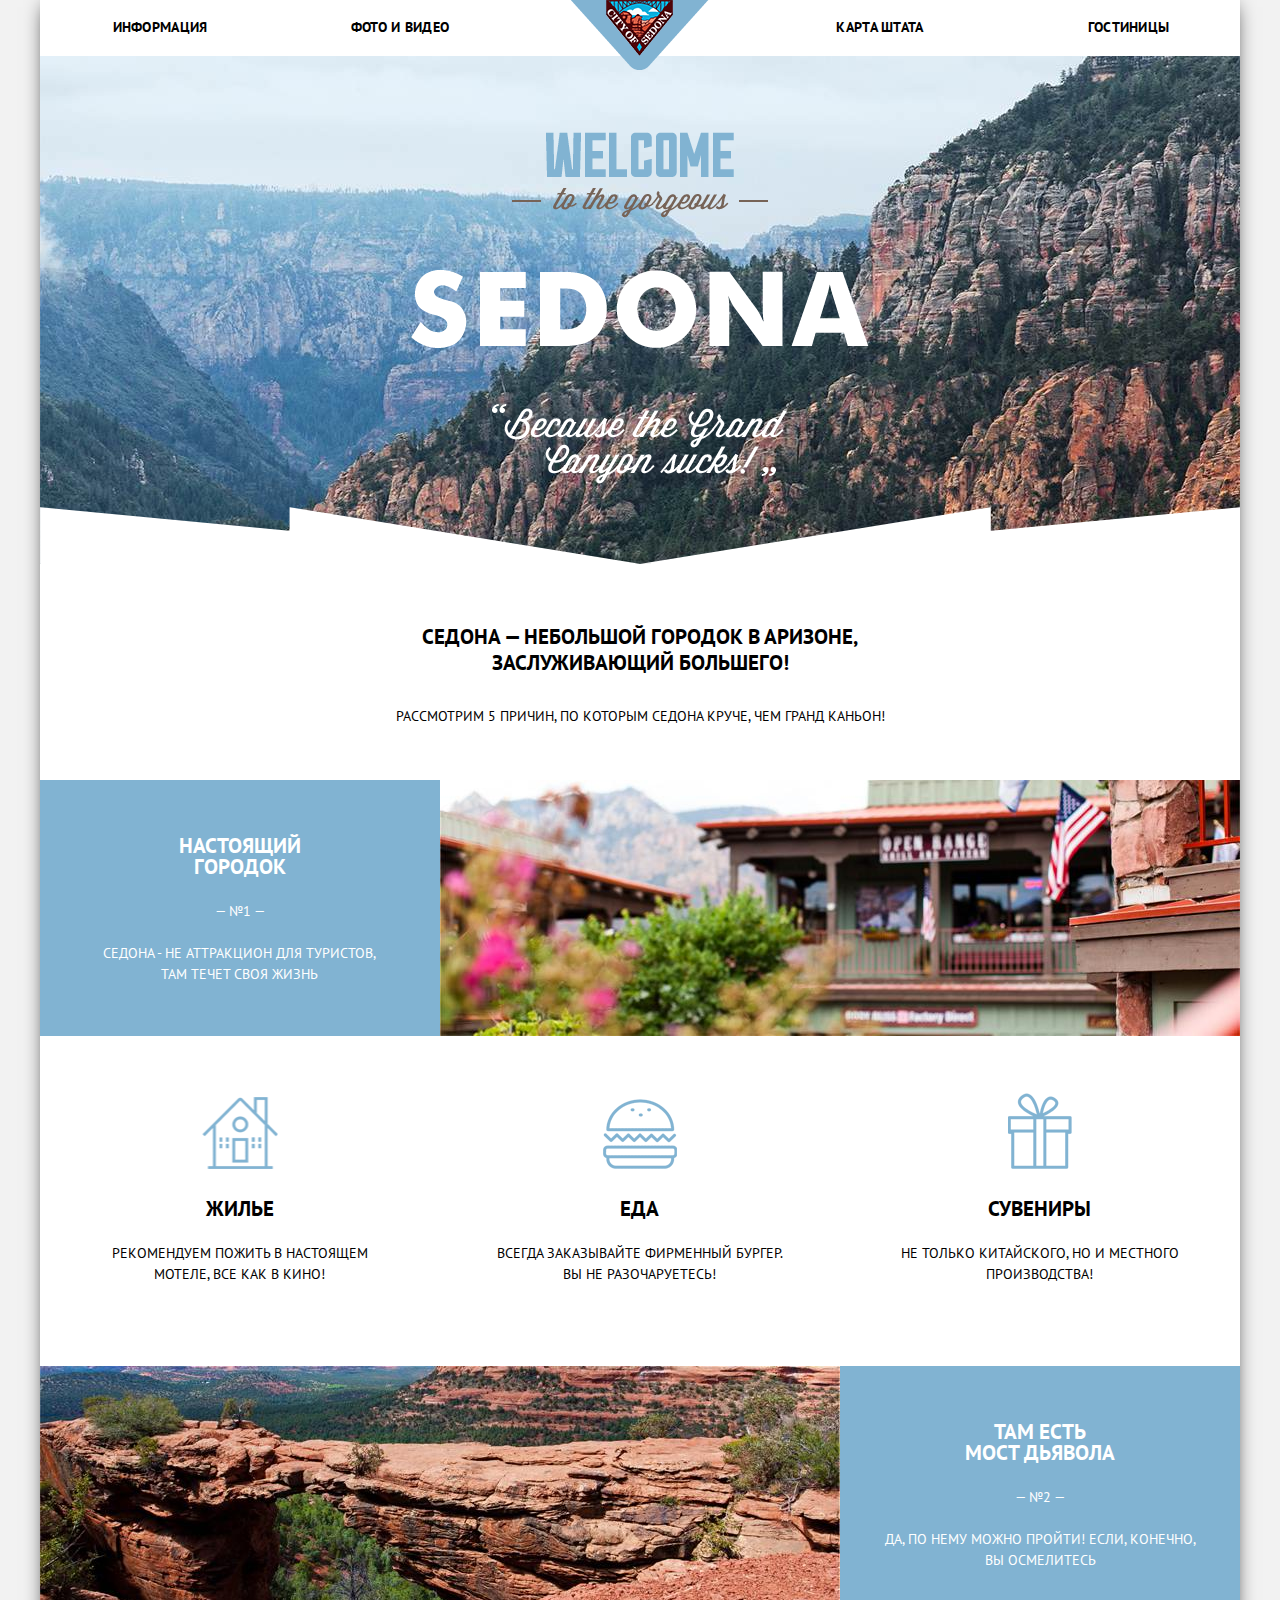
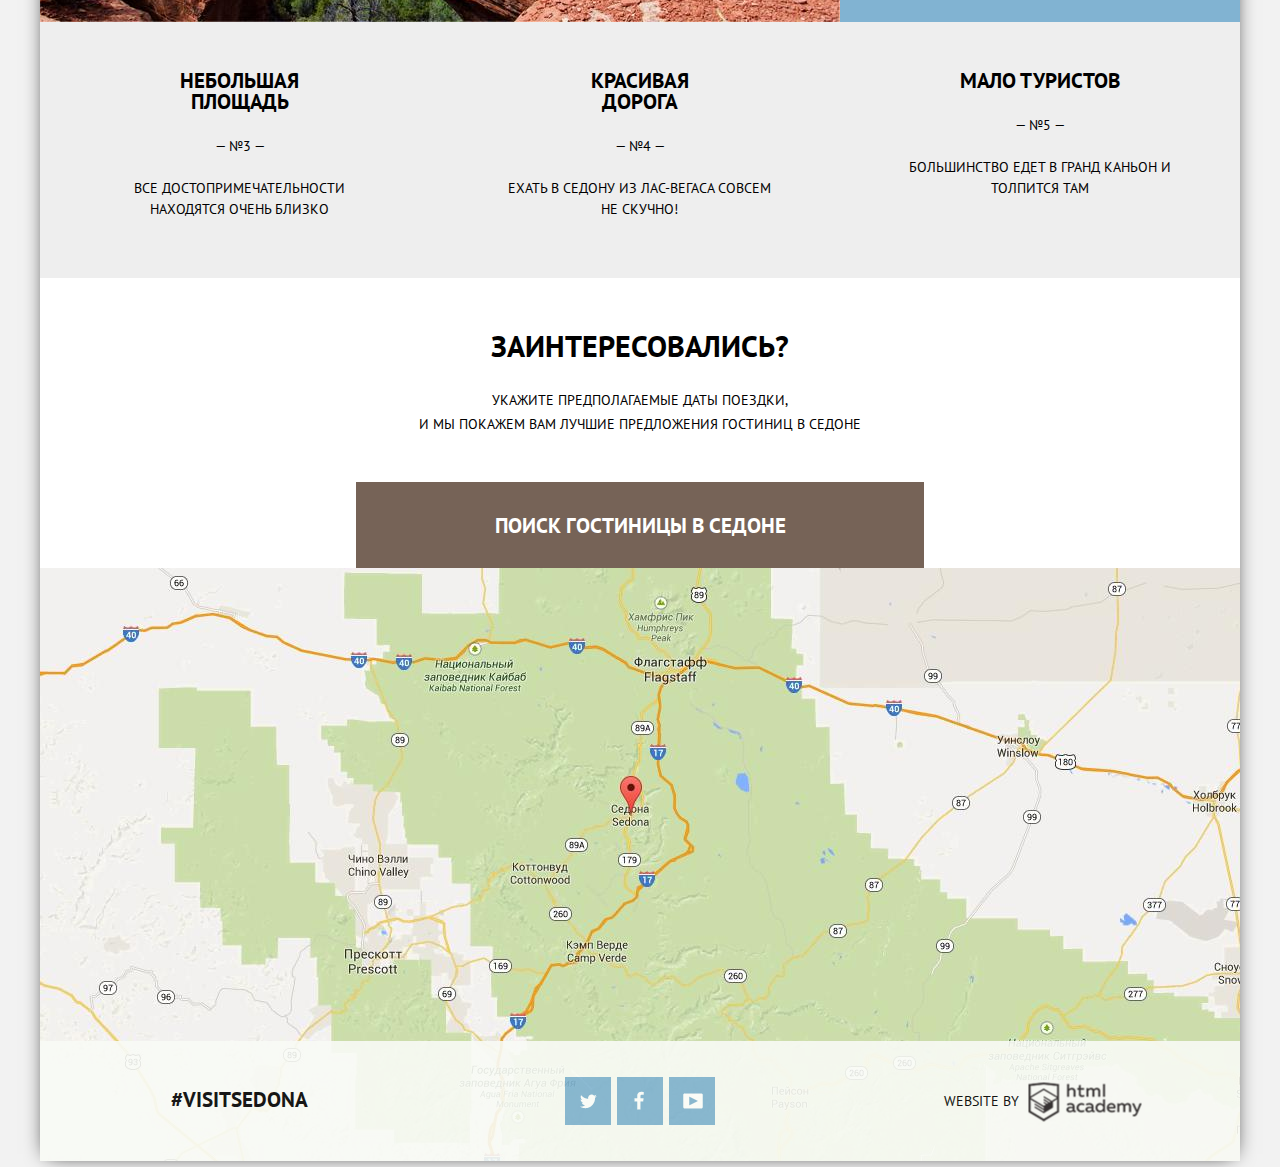
<file: index.html>
<!DOCTYPE html>
<html lang="ru">
<head>
  <meta charset="utf-8">
  <title>Главная - Седона</title>
  <link href="https://fonts.googleapis.com/css?family=PT+Sans:400,700&amp;subset=cyrillic" rel="stylesheet">
  <link href="css/normalize.css" rel="stylesheet">
  <link href="css/style.min.css" rel="stylesheet">
</head>

<body>

<div class="wrapper">
  <!-- Header -->
  <header>
    <nav class="main-navigation">
      <ul class="navigation-list">
        <li><a href="#">Информация</a></li>
        <li><a href="#">Фото и видео</a></li>
        <li><a href="#">Карта штата</a></li>
        <li class="navigation-hotels"><a href="hotels.html">Гостиницы</a></li>
      </ul>
      <div class="logo">
        <a href="index.html">
          <img src="img/logo.png" alt="Седона" height="70" width="138">
        </a>
      </div>
    </nav>
  </header>

  <!-- Main -->

  <main>
    <div class="img-bg">
      <div class="img-bg-logo">
        <img src="img/intro-text.png" alt="Welcome to Sedona" height="352" width="458">
      </div>
    </div>

    <div class="features">
      <div class="features-top">
        <h1>СЕДОНА — небольшой городок в Аризоне, заслуживающий большего!</h1>
        <p>Рассмотрим 5 причин, по которым Седона круче, чем Гранд Каньон!</p>
      </div>

      <div class="features-side clearfix">
        <div class="features-left features-content">
          <h2>НАСТОЯЩИЙ ГОРОДОК</h2>
          <span class="features-number">&mdash; №1 &mdash;</span>
          <p>Седона - не аттракцион для туристов, там течет своя жизнь</p>
        </div>
        <div class="features-left-img">
          <img src="img/features-left.jpg" alt="Настоящий городок" height="256" width="800">
        </div>
      </div>

      <div class="features-lists clearfix">
        <div class="features-list">
          <p class="features-title icon-home">Жилье</p>
          <p class="features-lead">Рекомендуем пожить в настоящем мотеле, все как в кино!</p>
        </div>
        <div class="features-list">
          <p class="features-title icon-food">Еда</p>
          <p class="features-lead">Всегда заказывайте фирменный бургер. Вы не разочаруетесь!</p>
        </div>
        <div class="features-list">
          <p class="features-title icon-souvenir">Сувениры</p>
          <p class="features-lead">Не только китайского, но и местного производства!</p>
        </div>
      </div>

      <div class="features-side clearfix">
        <div class="features-right features-content">
          <h2>Там есть<br/>Мост Дьявола</h2>
          <span class="features-number">&mdash; №2 &mdash;</span>
          <p>Да, по нему можно пройти! Если, конечно, вы осмелитесь</p>
        </div>
        <div class="features-right-img">
          <img src="img/features-right.jpg" alt="Мост дьявола" height="256" width="800">
        </div>
      </div>

      <div class="features-items clearfix">
        <div class="features-item">
          <h2>Небольшая площадь</h2>
          <span class="features-number">&mdash; №3 &mdash;</span>
          <p>Все достопримечательности находятся очень близко</p>
        </div>
        <div class="features-item">
          <h2>Красивая дорога</h2>
          <span class="features-number">&mdash; №4 &mdash;</span>
          <p>Ехать в Седону из Лас-Вегаса совсем не скучно!</p>
        </div>
        <div class="features-item">
          <h2>Мало туристов</h2>
          <span class="features-number">&mdash; №5 &mdash;</span>
          <p>Большинство едет в Гранд Каньон и толпится там</p>
        </div>
      </div>
    </div>

    <div class="booking">
      <div class="booking-top">
        <h2>Заинтересовались?</h2>
        <p>Укажите предполагаемые даты поездки,<br>и мы покажем вам лучшие предложения гостиниц в Седоне</p>
        <button class="btn booking-btn-top" type="button">Поиск гостиницы в Седоне</button>
      </div>
      <form class="booking-form" action="#" method="post">
        <div class="booking-container">
          <div class="booking-form-check">
            <label for="check">Дата заезда:</label>
            <input id="check" name="check" type="text" placeholder="24 апреля 2016">
            <span></span>
          </div>
          <div class="booking-form-check">
            <label for="check2">Дата выезда:</label>
            <input id="check2" name="check-out" type="text" placeholder="4 июля 2016">
            <span></span>
          </div>
          <div class="booking-form-people clearfix">
            <div class="form-left">
              <label for="adult">Взрослые:</label>
              <button class="form-left-minus">&#8211;</button>
              <input id="adult" type="text" placeholder="2">
              <button class="form-left-plus">&#43;</button>
            </div>
            <div class="form-right">
              <label for="child">Дети:</label>
              <button class="form-right-minus">&#8211;</button>
              <input id="child" type="text" placeholder="0">
              <button class="form-right-plus">&#43;</button>
            </div>
          </div>
          <button class="btn booking-btn-search" type="submit">Найти</button>
        </div>
      </form>
      <div class="maps">
        <iframe src="https://www.google.com/maps/embed?pb=!1m18!1m12!1m3!1d838162.170519056!2d-112.35544196453598!3d34.85444381575651!2m3!1f0!2f0!3f0!3m2!1i1024!2i768!4f13.1!3m3!1m2!1s0x872da132f942b00d%3A0x5548c523fa6c8efd!2z0KHQtdC00L7QvdCwLCDQkNGA0LjQt9C-0L3QsCA4NjMzNiwg0KHQqNCQ!5e0!3m2!1sru!2sru!4v1479911781495" allowfullscreen frameborder="0" height="593" style="border:0" width="1200"></iframe>
      </div>
    </div>
  </main>

  <!-- Footer -->

  <footer class="main-footer clearfix">
    <div class="footer-hashtag">
      <span>#visitsedona</span>
    </div>
    <div class="footer-copyright">
      <span>Website by</span>
      <a href="#"></a>
    </div>
    <div class="footer-social">
      <a class="social-btn social-t" href="#">Твиттер</a>
      <a class="social-btn social-fb" href="#">Фейсбук</a>
      <a class="social-btn social-youtube" href="#">Ютуб</a>
    </div>
  </footer>

</div>

<script src="js/main.min.js"></script>

</body>
</html>
</file>
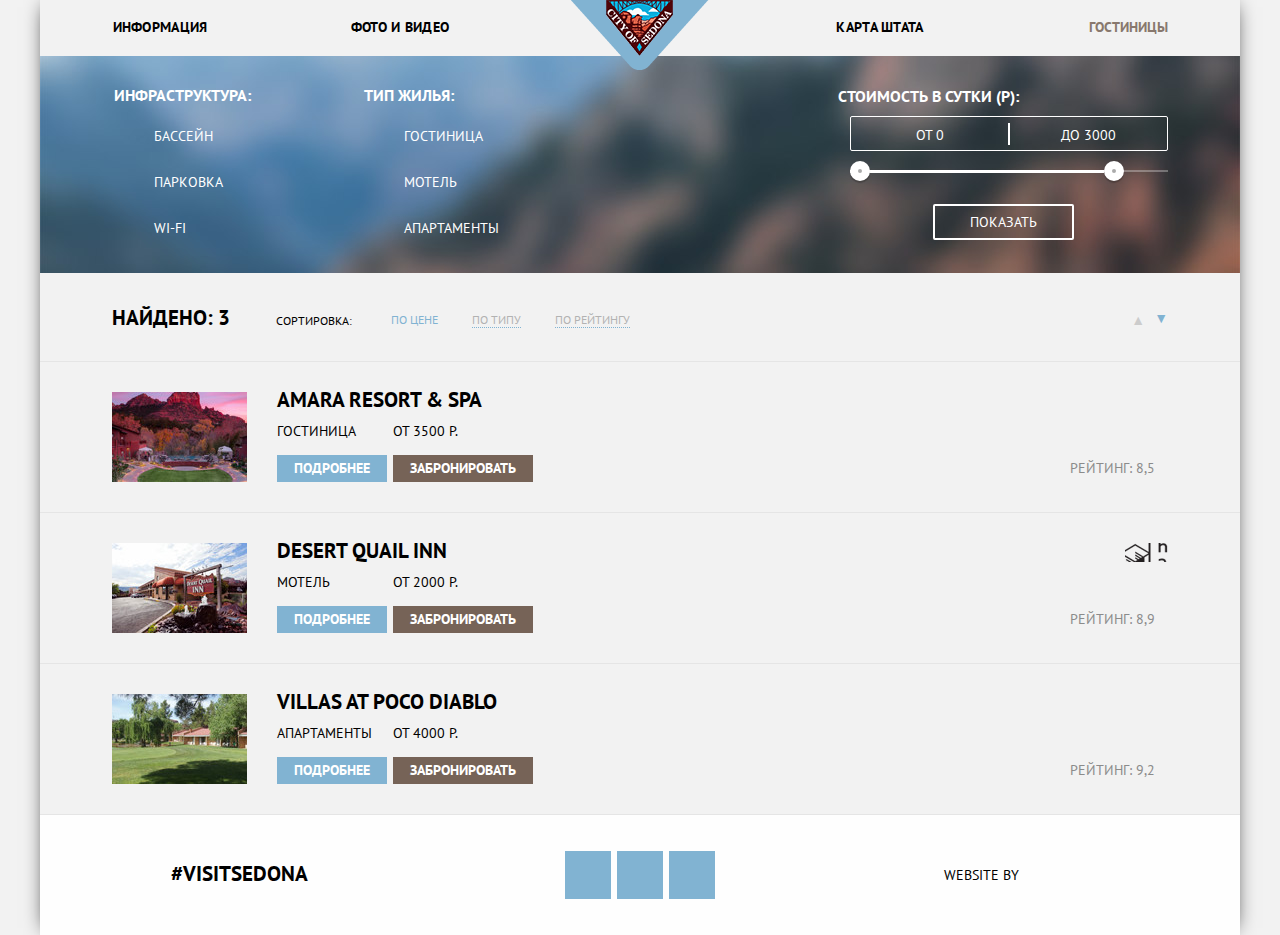
<file: hotels.html>
<!DOCTYPE html>
<html lang="ru">
<head>
  <meta charset="utf-8">
  <title>Поиск отеля в Седоне</title>
  <link href="https://fonts.googleapis.com/css?family=PT+Sans:400,700&amp;subset=cyrillic" rel="stylesheet">
  <link href="css/normalize.css" rel="stylesheet">
  <link href="css/style.css" rel="stylesheet">
</head>

<body>
<div class="wrapper">

  <header class="container">
    <nav class="main-navigation">
      <ul class="navigation-list">
        <li><a href="#">Информация</a></li>
        <li><a href="#">Фото и видео</a></li>
        <li><a href="#">Карта штата</a></li>
        <li class="navigation-hotels active"><span>Гостиницы</span></li>
      </ul>
      <div class="logo">
        <a href="index.html">
          <img src="img/logo.png" alt="Седона" height="70" width="138">
        </a>
      </div>
    </nav>
  </header>

  <main>

    <!-- Форма поиска -->
    <form class="search clearfix" action="#" method="post">
      
      <fieldset class="infrastructure">
          <legend class="infrastructure-heading">Инфраструктура:</legend>
          <ul class="list">
            <li class="list-item">
              <input type="checkbox" name="pool" id="pool" checked>
              <label for="pool">Бассейн</label>
            </li>
            <li class="list-item">
              <input type="checkbox" name="parking" id="parking">
              <label for="parking">Парковка</label>
            </li>
            <li class="list-item">
              <input type="checkbox" name="wi-fi" id="wi-fi">
              <label for="wi-fi">Wi-Fi</label>
            </li>
          </ul>
        </fieldset>

        <fieldset class="hotel-type">
          <legend class="hotel-type-heading">Тип жилья:</legend>
          <ul class="list">
            <li class="list-item">
              <input type="checkbox" name="guesthouse" id="guesthouse" checked>
              <label for="guesthouse">Гостиница</label>
            </li>
            <li class="list-item">
              <input type="checkbox" name="motel" id="motel" checked>
              <label for="motel">Мотель</label>
            </li>
            <li class="list-item">
              <input type="checkbox" name="aparts" id="aparts" checked>
              <label for="aparts">Апартаменты</label>
            </li>
          </ul>
        </fieldset>
        

      <div class="filter-range">
        <div class="filter-range-title">Стоимость в сутки (р):</div>
        <div class="price-controls">
          <label class="min-price">от <input name="min-price" type="text" value="0"></label>
          <label class="max-price">до <input name="max-price" type="text" value="3000"></label>
        </div>
        <div class="range-controls">
          <div class="scale">
            <div class="bar"></div>
          </div>
          <div class="scale">
            <div class="bar"></div>
          </div>
          <div class="range-toggle range-toggle-min"></div>
          <div class="range-toggle range-toggle-max"></div>
        </div>
        <button class="btn-transparent" type="submit">Показать</button>
      </div>
    </form>

    <!-- Сортировка поиска -->
    <div class="result-sorter clearfix">
      <div class="found">
        <span class="found-title">Найдено:</span>
        <span class="found-number">3</span>
      </div>
      <div class="sorter">
        <span>Сортировка:</span>
        <ul>
          <li><a class="action" href="#">По цене</a></li>
          <li><a href="#">По типу</a></li>
          <li><a href="#">По рейтингу</a></li>
        </ul>
      </div>
      <div class="triangles">
        <a class="sorter-small" href="#">&#x25b2;</a>
        <a class="sorter-big active" href="#">&#x25bc;</a>
      </div>
    </div>

    <!-- Результаты поиска -->
    <div class="results">
      <div class="result-item clearfix">
        <div>
          <img src="img/hotels-amara.jpg" alt="Amara Resort &amp; Spa" height="90" width="135">
        </div>
        <div class="result-content">
          <h2 class="result-title"><a href="#">Amara Resort &amp; Spa</a></h2>

          <div class="result-hell">
            <span class="result-type">Гостиница</span>
            <span class="result-price">от 3500 р.</span>
          </div>
          <div class="result-btn">
            <a class="result-more" href="#">Подробнее</a>
            <a class="result-reserve" href="#">Забронировать</a>
          </div>
        </div>
        <div class="result-rating">
          <div class="result-stars">
            <div class="stars-1"></div>
          </div>
          <div class="result-rating-number">
            <span>Рейтинг:</span>
            <span>8,5</span>
          </div>
        </div>
      </div>

      <div class="result-item clearfix">
        <div class="result-img">
          <img src="img/hotels-desert.jpg" alt="Desert Quail Inn" height="90" width="135">
        </div>
        <div class="result-content">
          <h2 class="result-title"><a href="#">Desert Quail Inn</a></h2>

          <div class="result-hell">
            <span class="result-type">Мотель</span>
            <span class="result-price">от 2000 р.</span>
          </div>
          <div class="result-btn">
            <a class="result-more" href="#">Подробнее</a>
            <a class="result-reserve" href="#">Забронировать</a>
          </div>
        </div>
        <div class="result-rating">
          <div class="result-stars">
            <div class="stars-2"></div>
          </div>
          <div class="result-rating-number">
            <span>Рейтинг:</span>
            <span>8,9</span>
          </div>
        </div>
      </div>

      <div class="result-item clearfix">
        <div class="result-img">
          <img src="img/hotels-villas.jpg" alt="Villas at Poco Diablo" height="90" width="135">
        </div>
        <div class="result-content">
          <h2 class="result-title"><a href="#">Villas at Poco Diablo</a></h2>

          <div class="result-hell">
            <span class="result-type">Апартаменты</span>
            <span class="result-price">от 4000 р.</span>
          </div>
          <div class="result-btn">
            <a class="result-more" href="#">Подробнее</a>
            <a class="result-reserve" href="#">Забронировать</a>
          </div>
        </div>
        <div class="result-rating">
          <div class="result-stars">
            <div class="stars-3"></div>
          </div>
          <div class="result-rating-number">
            <span>Рейтинг:</span>
            <span>9,2</span>
          </div>
        </div>
      </div>
    </div>
  </main>

  <footer class="main-footer-hotels clearfix">
    <div class="footer-hashtag">
      <span>#visitsedona</span>
    </div>
    <div class="footer-copyright">
      <span>Website by</span>
      <a href="#"></a>
    </div>
    <div class="footer-social">
      <a class="social-btn social-t" href="#">Твиттер</a>
      <a class="social-btn social-fb" href="#">Фейсбук</a>
      <a class="social-btn social-youtube" href="#">Ютуб</a>
    </div>
  </footer>
</div>
</body>
</html>
</file>
<file: css/style.css>
html,
body {
  margin: 0;
  padding: 0;
}

body {
  font-family: "PT Sans", Arial, sans-serif;
  font-size: 14px;
  line-height: 21px;
  text-transform: uppercase;
  background: #f2f2f2;
}

.wrapper {
  width: 1200px;
  margin: 0 auto;
  box-shadow: 0 0 20px -7px #000101;
  
}

.clearfix::after {
  display: table;
  clear: both;
  content: "";
}

h1,
h2 {
  font-size: 21px;
  font-weight: bold;
}

/* шапка */
.main-navigation {
  position: relative;
}

.navigation-list {
  font-size: 0;
  margin: 0;
  padding: 0;
  list-style: none;
}

.main-navigation li {
  font-size: 14px;
  font-weight: bold;
  line-height: 26px;
  display: inline-block;
  width: 20%;
  padding-top: 14px;
  padding-bottom: 16px;
  text-align: center;
  vertical-align: middle;
}

.main-navigation li:nth-child(2) {
  margin-right: 20%;
}

.main-navigation a {
  text-decoration: none;
  letter-spacing: .3px;
  color: #000;
}

.navigation-hotels a,
.navigation-hotels span {
  margin-left: 17px;
}

.navigation-list a:hover {
  color: #81b3d2;
}

.navigation-list a:active {
  color: #b2b2b2;
}

.main-navigation .active {
  color: #88786d;
}

.main-navigation .active:hover {
  color: #604e43;
}

.main-navigation .active:active {
  color: #d6d0cc;
}

.logo {
  position: absolute;
  z-index: 10;
  bottom: 0;
  left: 50%;
  width: 138px;
  height: 56px;
  transform: translateX(-50%);
}

/* большая картинка */

.img-bg {
  position: relative;
  width: 100%;
  height: 508px;
  margin-bottom: 60px;
  background: #dbe9f2 url("../img/background.jpg");
  background-repeat: no-repeat;
  background-position: center;
}

.img-bg::before {
  position: absolute;
  z-index: 1;
  right: 0;
  bottom: 0;
  width: 100%;
  height: 57px;
  content: "";
  background-image: url("../img/white-rhomb.png");
  background-repeat: no-repeat;
  background-size: 100% 100%;
}

.img-bg-logo {
  width: 458px;
  height: 352px;
  margin: 0 auto;
  padding-top: 76px;
}

/* Преимущества */

.features-top {
  line-height: 26px;
  margin-bottom: 51px;
  text-align: center;
}

.features-top h1 {
  max-width: 500px;
  margin: 0 auto;
  margin-bottom: 27px;
}

.features-content {
  width: 33.3%;
  min-height: 256px;
  text-align: center;
  color: #fff;
  background-color: #81b3d2;
}

.features-content h2 {
  margin: 0 auto;
  margin-top: 55px;
  margin-bottom: 24px;
  max-width: 180px;
  color: #fff;
}

.features-number {
  display: block;
  margin-bottom: 21px;
}

.features-left p {
  max-width: 300px;
  margin: 0 auto;
}

.features-right p {
  max-width: 320px;
  margin: 0 auto;
}

.features-left {
  float: left;
}

.features-right {
  float: right;
}

.features-left-img {
  float: right;
  width: 66.7%;
}

.features-right-img {
  float: left;
  width: 66.7%;
}

.features-left-img img,
.features-right-img img {
  display: block;
}

/* Преимущества */

.features-lists {
  margin-bottom: 67px;
}

.features-list {
  float: left;
  box-sizing: border-box;
  width: 33.333%;
  padding-right: 55px;
  padding-left: 55px;
  text-align: center;
}

.features-title {
  font-size: 21px;
  font-weight: bold;
  line-height: 21px;
  position: relative;
  display: block;
  margin-top: 162px;
}

.features-list .features-lead {
  margin-top: 24px;
}

.icon-home::before {
  position: absolute;
  bottom: 50px;
  left: 50%;
  width: 75px;
  height: 72px;
  content: "";
  transform: translateX(-50%);
  background-image: url("../img/sprite.png");
  background-position: -15px -876px;
}

.icon-food::before {
  position: absolute;
  bottom: 50px;
  left: 50%;
  width: 74px;
  height: 70px;
  content: "";
  transform: translateX(-50%);
  background-image: url("../img/sprite.png");
  background-repeat: no-repeat;
  background-position: -15px -363px;
}

.icon-souvenir::before {
  position: absolute;
  bottom: 50px;
  left: 50%;
  width: 64px;
  height: 76px;
  content: "";
  transform: translateX(-50%);
  background-image: url("../img/sprite.png");
  background-repeat: no-repeat;
  background-position: -15px -978px;
}

/* Преимущества */

.features-items {
  min-height: 256px;
  margin-bottom: 56px;
  background-color: #eee;
}

.features-item {
  float: left;
  width: 33.333%;
  padding-top: 30px;
  text-align: center;
}

.features-item h2 {
  max-width: 160px;
  margin: 0 auto;
  margin-top: 18px;
  margin-bottom: 24px;
}

.features-item p {
  max-width: 280px;
  margin: 0 auto;
}

/* Форма */

.booking {
  position: relative;
}

.booking .maps {
  width: 100%;
  height: 593px;
  background-image: url("../img/maps.jpg");
  background-repeat: no-repeat;
}

.booking-top {
  line-height: 24px;
  padding: 0;
  text-align: center;
}

.booking-top h2 {
  font-size: 30px;
  margin: 0;
  margin-bottom: 30px;
}

.booking-top p {
  margin: 0;
  margin-bottom: 46px;
}

.booking-form {
  position: absolute;
  top: 235px;
  left: 50%;
  width: 568px;
  margin: 0 auto;
  transform: translate(-50%, 0);
  background: #fff;
}

.btn {
  font-family: "PT Sans", Arial, sans-serif;
  font-size: 21px;
  font-weight: bold;
  line-height: 26px;
  display: block;
  cursor: pointer;
  text-transform: uppercase;
  color: #fff;
  border: none;
}

.booking-btn-top {
  width: 568px;
  height: 86px;
  margin: 0 auto;
  line-height: 86px;
  text-decoration: none;
  background: #766357;
  outline: none;
}

.booking-container {
  font-size: 14px;
  font-weight: bold;
  line-height: 26px;
  padding: 55px;
  background-color: #fff;
  box-shadow: 0 3px 15px -4px #000101;
}

.booking-container input {
  font: inherit;
  box-sizing: border-box;
  height: 38px;
  padding: 0;
  text-transform: inherit;
  border: none;
  background-color: #f2f2f2;
}

.booking-form-check {
  position: relative;
}

.booking-form-check input {
  width: 343px;
  margin-bottom: 30px;
  padding-right: 40px;
  padding-left: 12px;
}

.booking-form-check label {
  display: inline-block;
  width: 111px;
}

.booking-form-check input:hover {
  background-color: #ebebeb;
}

.booking-form-check input:active {
  padding-left: 10px;
  border: 2px solid #e5e5e5;
  outline: 0;
  background-color: #fff;
}

.booking-form-check span {
  position: absolute;
  top: 7px;
  right: 10px;
  display: inline-block;
  width: 23px;
  height: 24px;
  vertical-align: middle;
  background-image: url("../img/sprite.png");
  background-repeat: no-repeat;
  background-position: -15px -463px;
}

.booking-form-check span:hover {
  background-position: -15px -567px;
}

.booking-form-check span:active {
  background-position: -15px -515px;
}

input[type="text"]::-webkit-input-placeholder {
  color: #000;
}

.booking-form-people {
  overflow: hidden;
}

.form-left {
  font-size: 0;
  float: left;
  width: 50%;
}

.form-right {
  font-size: 0;
  float: right;
  width: 50%;
}

.booking-form-people label {
  font-size: 14px;
  display: inline-block;
  vertical-align: middle;
}

.booking-form-people input {
  font-size: 14px;
  display: inline-block;
  width: 39px;
  text-align: center;
  vertical-align: middle;
}

.booking-form-people button {
  font-size: 14px;
  font-weight: bold;
  display: inline-block;
  width: 38px;
  height: 38px;
  padding: 0;
  vertical-align: middle;
  color: #a9a9a9;
  border: none;
  background-color: #f2f2f2;
}

.booking-form-people button:hover {
  color: #000;
}

.booking-form-people button:active {
  color: #81b3d2;
}

.booking-form-people label[for="adult"] {
  margin-right: 40px;
}

.booking-form-people label[for="child"] {
  margin-right: 25px;
  margin-left: 50px;
}

.booking-btn-search {
  width: 457px;
  height: 58px;
  margin-top: 54px;
  background: #81b3d2;
}

.booking-btn-search:hover {
  background: #669ec0;
}

.booking-btn-search:active {
  color: #94b9d2;
  background: #5496bd;
}

/* Футер */

.main-footer {
  min-height: 120px;
  margin-top: -120px;
  opacity: .9;
  background: #f9fbf6;
}

.main-footer-hotels {
  min-height: 120px;
  background: #fefefe;
}

.footer-hashtag {
  float: left;
  width: 33.33%;
  margin-top: 46px;
}

.footer-hashtag span {
  font-size: 21px;
  font-weight: bold;
  line-height: 26px;
  display: block;
  text-align: center;
}

.footer-social {
  font-size: 0;
  float: left;
  width: 33.33%;
  margin-top: 36px;
  text-align: center;
}

.social-btn {
  font-size: 0;
  position: relative;
  display: inline-block;
  width: 46px;
  height: 48px;
  margin-right: 6px;
  vertical-align: top;
  text-decoration: none;
  background-color: #81b3d2;
}

.social-btn:last-child {
  margin-right: 0;
}

.social-btn:hover {
  background-color: #669ec0;
}

.social-btn:active {
  background-color: #5496bd;
}

.social-btn::after {
  position: absolute;
  z-index: 2;
  top: 50%;
  left: 50%;
  content: "";
  transform: translate(-50%, -50%);
  background-image: url("../img/sprite.png");
  background-repeat: no-repeat;
}

.social-t::after {
  width: 17px;
  height: 15px;
  background-position: -15px -1084px;
}

.social-t:active::after {
  opacity: .5;
}

.social-fb::after {
  width: 10px;
  height: 19px;
  background-position: -15px -827px;
}

.social-fb:active::after {
  opacity: .5;
}

.social-youtube::after {
  width: 20px;
  height: 16px;
  background-position: -15px -1129px;
}

.social-youtube:active::after {
  opacity: .5;
}

.footer-copyright {
  float: right;
  width: 33.33%;
  margin-top: 41px;
  text-align: center;
}

.footer-copyright span {
  display: inline-block;
  vertical-align: middle;
}

.footer-copyright a {
  position: relative;
  display: inline-block;
  width: 113px;
  height: 39px;
  vertical-align: middle;
}

.footer-copyright a::after {
  position: absolute;
  z-index: 2;
  top: 50%;
  left: 50%;
  width: 113px;
  height: 39px;
  margin-left: 5px;
  content: "";
  transform: translate(-50%, -50%);
  background-image: url("../img/sprite.png");
  background-repeat: no-repeat;
  background-position: -15px -156px;
}

.footer-copyright a:hover::after {
  background-position: -15px -294px;
}

.footer-copyright a:active::after {
  background-position: -15px -225px;
}

/* Hotels */

.search {
  box-sizing: border-box;
  min-height: 217px;
  margin-bottom: 30px;
  padding-right: 6%;
  padding-left: 6%;
  color: #fff;
  background: url("../img/background-hotels.jpg") no-repeat;
}

.search ul {
    margin: 0;
    padding: 0;
}

.search li {
    list-style: none;
    padding: 0;
    margin: 0;
    font-size: 14px;
    line-height: 21px;
    vertical-align: top;
    margin-bottom: 25px;
}

.infrastructure {
    width: 220px;
    float: left;
    border: none;
    padding-top: 20px;
    padding-left: 0;
    margin-right: 10px;
}

.infrastructure-heading {
    padding-top: 29px;
    font-weight: 600;
    font-size: 16px;
    line-height: 21px;
}

.hotel-type {
    width: 230px;
    float: left;
    border: none;
    padding-top: 20px;
}

.hotel-type-heading {
    padding-top: 29px;
    font-weight: 600;
    font-size: 16px;
    line-height: 21px;
}

input[type="checkbox"] {
    display: none;
}

input[type="checkbox"] + label {
    position: relative;
    padding-left: 40px;
    line-height: 21px;
    font-size: 14px;
    display: inline-block;
    vertical-align: top;
    cursor: pointer;
}

input[type="checkbox"] + label::before {
    content: "";
    display: block;
    width: 22px;
    height: 22px;
    background: url(../img/sprite.png) no-repeat;
    background-position: -15px -723px;
    position: absolute;
    top: 0;
    left: 0;
}

input[type="checkbox"]:checked + label::before {
    width: 26px;
    background-position: -15px -775px;
}

.filter-range {
  float: right;
  width: 330px;
  padding-top: 30px;
}

.filter-range-title {
  font-size: 16px;
  font-weight: bold;
  line-height: 21px;
  margin-bottom: 9px;
}

.price-controls {
  font-size: 0;
  position: relative;
  height: 33px;
  margin-bottom: 19px;
  margin-left: 12px;
  border: 1px solid #fff;
  border-radius: 2px;
}

.price-controls::after {
  position: absolute;
  top: 50%;
  left: 50%;
  width: 2px;
  height: 22px;
  content: "";
  transform: translate(-50%, -50%);
  background: #fff;
}

.price-controls label {
  font-size: 14px;
  line-height: 36px;
  display: inline-block;
  cursor: pointer;
  vertical-align: top;
}

.price-controls .min-price,
.price-controls .max-price {
  width: 80px;
  padding-left: 65px;
}

.price-controls input {
  font: inherit;
  width: 50px;
  height: 36px;
  margin: 0;
  padding: 0;
  color: inherit;
  border: none;
  background: none;
  outline: none;
}

.range-controls {
  position: relative;
  margin-bottom: 32px;
  margin-left: 12px;
}

.range-controls .scale {
  height: 1px;
  background: rgba(255, 255, 255, .3);
}

.range-controls .bar {
  width: 80%;
  height: 2px;

  background: #fff;
}

.range-toggle {
  position: absolute;
  top: -9px;
  width: 4px;
  height: 4px;
  cursor: pointer;
  border: 8px solid #fff;
  border-radius: 50%;
  background: #ababab;
  box-shadow: 0 2px 1px 0 rgba(0, 1, 1, .2);
}

.range-toggle:hover {
  background: #1c4f80;
}

.range-toggle-min {
  left: 0;
}

.range-toggle-max {
  left: 80%;
}

.btn-transparent {
  font: inherit;
  font-size: 14px;
  line-height: 20px;
  display: block;
  margin: 0 auto;
  padding: 6px 35px;
  cursor: pointer;
  text-transform: uppercase;
  color: #fff;
  border: 2px solid #fff;
  border-radius: 2px;
  background: transparent;
}

.btn-transparent:hover {
  color: #000;
  background: #fff;
}

/* Сортировка поиска */

.result-sorter {
  margin-bottom: 30px;
  padding-right: 6%;
  padding-left: 6%;
}

.found {
  font-size: 21px;
  font-weight: bold;
  line-height: 26px;
  float: left;
  min-width: 164px;
}

.sorter {
  display: inline-block;
  margin-top: 5px;
  vertical-align: middle;
}

.sorter span {
  font-size: 12px;
  line-height: 18px;
}

.sorter ul {
  font-size: 0;
  display: inline-block;
  padding: 0;
  padding-left: 35px;
  vertical-align: bottom;
}

.sorter li {
  font-size: 12px;
  line-height: 18px;
  display: inline-block;
  margin-right: 34px;
  vertical-align: middle;
}

.sorter a {
  text-decoration: none;
  color: #b2b2b2;
  border-bottom: 1px dotted #81b3d2;
}

.sorter .action {
  color: #81b3d2;
  border-bottom: none;
}

.sorter .action:active {
  color: #81b3d2;
}

.sorter a:hover {
  color: #81b3d2;
}

.sorter a:active {
  text-decoration: none;
  color: #000;
  border-bottom: none;
}

.triangles {
  float: right;
}

.triangles a {
  font-family: Arial;
  display: inline-block;
  vertical-align: middle;
  text-decoration: none;
  color: #ccc;
}

.triangles .sorter-small {
  margin-top: 5px;
  margin-right: 5px;
}

.triangles .sorter-big {
  margin-top: 2px;
}

.triangles a:hover {
  color: #000;
}

.triangles a:active {
  color: #81b3d2;
}

.triangles .active,
.triangles .active:hover,
.triangles .active:active {
  color: #81b3d2;
}

/* Результаты поиска */

.result-item {
  padding-top: 30px;
  padding-right: 6%;
  padding-bottom: 30px;
  padding-left: 6%;
  border-bottom: 1px solid #e5e5e5;
}

.result-item:first-child {
  border-top: 1px solid #e5e5e5;
}

.result-item img {
  float: left;
  margin-right: 30px;
}

.result-content {
  float: left;
  width: 500px;
}

.result-content .result-title {
  line-height: 26px;
  margin: 0;
  margin-top: -5px;
  margin-bottom: 8px;
}

.result-content .result-hell {
  font-size: 0;
  margin-bottom: 8px;
}

.result-content .result-type {
  font-size: 14px;
  display: inline-block;
  width: 116px;
  vertical-align: top;
}

.result-content .result-price {
  font-size: 14px;
  width: 100px;
}

.result-title a {
  text-decoration: none;
  color: #000;
}

.result-title a:hover {
  color: #81b3d2;
}

.result-title a:active {
  color: #cacaca;
}

.result-btn a {
  font-weight: bold;
  display: inline-block;
  margin-right: 2px;
  padding: 3px 17px;
  vertical-align: middle;
  text-decoration: none;
  color: #fff;
}

.result-more {
  background: #81b3d2;
}

.result-reserve {
  background: #766357;
}

.result-more:hover {
  background: #669ec0;
}

.result-more:active {
  color: #88b6d1;
  background: #5496bd;
}

.result-reserve:hover {
  background: #604e43;
}

.result-reserve:active {
  color: #857871;
  background: #503e33;
}

.result-rating {
  float: right;
}

.result-stars {
  position: relative;

  margin-bottom: 63px;
}

.stars-1 {
  position: absolute;
  right: 0;
  width: 91px;
  height: 19px;
  background-image: url("../img/sprite.png");
  background-repeat: no-repeat;
  background-position: -15px -109px;
}

.stars-2 {
  position: absolute;
  right: 0;
  width: 43px;
  height: 19px;
  background-image: url("../img/sprite.png");
  background-repeat: no-repeat;
  background-position: -15px -15px;
}

.stars-3 {
  position: absolute;
  right: 0;
  width: 67px;
  height: 19px;
  background-image: url("../img/sprite.png");
  background-repeat: no-repeat;
  background-position: -15px -62px;
}

.result-rating-number {
  display: inline-block;
  padding: 3px 13px;
  vertical-align: middle;
  color: #8b8b8b;
  background: #f2f2f2;
}

/*js*/
.run-js .booking-form {
  display: none;
  overflow: hidden;
  height: 0;
}

.run-js .booking-form-show {
  display: block;
  overflow: visible;
  height: auto;
  animation: to-down .5s;
}

@keyframes to-down {
  0% {
    top: -2000px;
  }
  100% {
    top: 235px;
  }
}
</file>
<file: css/style.min.css>
﻿body,html{margin:0;padding:0}body{font-family:"PT Sans",Arial,sans-serif;font-size:14px;line-height:21px;text-transform:uppercase}@media (min-width:1200px){body{background:#f2f2f2}.wrapper{background:#fff}}.wrapper{width:1200px;margin:0 auto;box-shadow:0 0 20px -7px #000101}.clearfix::after{display:table;clear:both;content:""}h1,h2{font-size:21px;font-weight:700}.main-navigation{position:relative}.navigation-list{font-size:0;margin:0;padding:0;list-style:none}.main-navigation li{font-size:14px;font-weight:700;line-height:26px;display:inline-block;width:20%;padding-top:14px;padding-bottom:16px;text-align:center;vertical-align:middle}.main-navigation li:nth-child(2){margin-right:20%}.main-navigation a{text-decoration:none;letter-spacing:.3px;color:#000}.navigation-hotels a,.navigation-hotels span{margin-left:17px}.navigation-list a:hover{color:#81b3d2}.navigation-list a:active{color:#b2b2b2}.main-navigation .active{color:#88786d}.main-navigation .active:hover{color:#604e43}.main-navigation .active:active{color:#d6d0cc}.logo{position:absolute;z-index:10;bottom:0;left:50%;width:138px;height:56px;transform:translateX(-50%)}.img-bg,.img-bg::before{width:100%;background-repeat:no-repeat}.img-bg{margin-bottom:60px;background:#dbe9f2 url(../img/background.jpg);background-position:center;position:relative;height:508px}.img-bg::before{position:absolute;z-index:1;right:0;bottom:0;height:57px;content:"";background-image:url(../img/white-rhomb.png);background-size:100% 100%}.img-bg-logo{width:458px;height:352px;margin:0 auto;padding-top:76px}.features-top{line-height:26px;margin-bottom:51px;text-align:center}.features-top h1{max-width:500px;margin:0 auto 27px}.features-content{width:33.3%;min-height:256px;text-align:center;color:#fff;background-color:#81b3d2}.features-content h2{margin:55px auto 24px;max-width:180px;color:#fff}.features-number{display:block;margin-bottom:21px}.features-left p{max-width:300px;margin:0 auto}.features-right p{max-width:320px;margin:0 auto}.features-left{float:left}.features-right{float:right}.features-left-img{float:right;width:66.7%}.features-right-img{float:left;width:66.7%}.features-left-img img,.features-right-img img{display:block}.features-lists{margin-bottom:67px}.features-list{float:left;box-sizing:border-box;width:33.333%;padding-right:55px;padding-left:55px;text-align:center}.features-title{font-size:21px;font-weight:700;line-height:21px;position:relative;display:block;margin-top:162px}.features-list .features-lead{margin-top:24px}.icon-food::before,.icon-home::before,.icon-souvenir::before{position:absolute;bottom:50px;left:50%;width:75px;height:72px;content:"";transform:translateX(-50%);background-image:url(../img/sprite.png);background-position:-237px -10px}.icon-food::before,.icon-souvenir::before{width:74px;height:70px;background-repeat:no-repeat;background-position:-143px -10px}.icon-souvenir::before{width:64px;height:76px;background-position:-332px -10px}.features-items{min-height:256px;margin-bottom:56px;background-color:#eee}.features-item{float:left;width:33.333%;padding-top:30px;text-align:center}.features-item h2{max-width:160px;margin:18px auto 24px}.features-item p{max-width:280px;margin:0 auto}.booking{position:relative}.booking .maps,.booking-form-check span{width:100%;height:593px;background-image:url(../img/maps.jpg);background-repeat:no-repeat}.booking-top{line-height:24px;padding:0;text-align:center}.booking-top h2{font-size:30px;margin:0 0 30px}.booking-top p{margin:0 0 46px}.booking-form{position:absolute;top:235px;left:50%;width:568px;margin:0 auto;transform:translate(-50%,0);background:#fff}.btn{font-family:"PT Sans",Arial,sans-serif;font-size:21px;font-weight:700;line-height:26px;display:block;cursor:pointer;text-transform:uppercase;color:#fff;border:none}.booking-btn-top{width:568px;height:86px;margin:0 auto;line-height:86px;text-decoration:none;background:#766357}.booking-container{font-size:14px;font-weight:700;line-height:26px;padding:55px;background-color:#fff;box-shadow:0 3px 15px -4px #000101}.booking-container input{font:inherit;box-sizing:border-box;height:38px;padding:0;text-transform:inherit;border:none;background-color:#f2f2f2}.booking-form-check{position:relative}.booking-form-check input{width:343px;margin-bottom:30px;padding-right:40px;padding-left:12px}.booking-form-check label{display:inline-block;width:111px}.booking-form-check input:hover{background-color:#ebebeb}.booking-form-check input:active{padding-left:10px;border:2px solid #e5e5e5;outline:0;background-color:#fff}.booking-form-check span{position:absolute;top:7px;right:10px;display:inline-block;width:23px;height:24px;vertical-align:middle;background-image:url(../img/sprite.png);background-position:-416px -10px}.booking-form-check span:hover{background-position:-878px -10px}.booking-form-check span:active{background-position:-921px -10px}input[type=text]::-webkit-input-placeholder{color:#000}.booking-form-people{overflow:hidden}.form-left,.form-right{font-size:0;float:left;width:50%}.form-right{float:right}.booking-form-people button,.booking-form-people input,.booking-form-people label{font-size:14px;display:inline-block;vertical-align:middle}.booking-form-people input{text-align:center;width:39px}.booking-form-people button{font-weight:700;width:38px;height:38px;padding:0;color:#a9a9a9;border:none;background-color:#f2f2f2}.booking-form-people button:hover{color:#000}.booking-form-people button:active,.sorter .action:active,.sorter a:hover{color:#81b3d2}.booking-form-people label[for=adult]{margin-right:40px}.booking-form-people label[for=child]{margin-right:25px;margin-left:50px}.booking-btn-search{width:457px;height:58px;margin-top:54px;background:#81b3d2}.booking-btn-search:hover{background:#669ec0}.booking-btn-search:active{color:#94b9d2;background:#5496bd}.main-footer{min-height:120px;margin-top:-120px;opacity:.9;background:#f9fbf6}.main-footer-hotels{min-height:120px;background:#fefefe}.footer-hashtag,.footer-social{float:left;width:33.33%;margin-top:46px}.footer-hashtag span{font-size:21px;font-weight:700;line-height:26px;display:block;text-align:center}.footer-social{font-size:0;margin-top:36px;text-align:center}.social-btn{font-size:0;position:relative;display:inline-block;width:46px;height:48px;margin-right:6px;vertical-align:top;text-decoration:none;background-color:#81b3d2}.social-btn:last-child{margin-right:0}.social-btn:hover{background-color:#669ec0}.social-btn:active{background-color:#5496bd}.footer-copyright a::after,.social-btn::after{position:absolute;z-index:2;top:50%;left:50%;width:46px;height:48px;content:"";transform:translate(-50%,-50%);background-image:url(../img/sprite.png);background-repeat:no-repeat}.social-t::after{background-position:-485px 6px}.social-fb:active::after,.social-t:active::after,.social-youtube:active::after{opacity:.5}.social-fb::after{background-position:-564px 3px}.social-youtube::after{background-position:-525px 5px}.footer-copyright{float:right;width:33.33%;margin-top:41px;text-align:center}.footer-copyright a,.footer-copyright span{display:inline-block;vertical-align:middle}.footer-copyright a{position:relative;width:113px;height:39px}.footer-copyright a::after{width:113px;height:39px;margin-left:5px;background-position:-10px -10px}.footer-copyright a:hover::after{background-position:-745px -10px}.footer-copyright a:active::after{background-position:-612px -10px}.search{box-sizing:border-box;min-height:217px;margin-bottom:30px;padding-top:27px;padding-right:6%;padding-left:6%;color:#fff;background:#30424c url(../img/background-hotels.jpg) no-repeat}.search-hotel,.search-infrastructure{float:left;width:160px}.search-hotel{margin-left:95px}.search-hotel>span,.search-infrastructure>span{font-size:16px;font-weight:700;line-height:21px;display:block;margin-bottom:25px;letter-spacing:.3px}.search-item{display:block}.search-item:nth-last-child(2){margin-top:25px;margin-bottom:25px}.checkbox input[type=checkbox]{display:none}.checkbox{position:relative;padding-left:40px;cursor:pointer}.checkbox input[type=checkbox]+.checkbox-indicator{position:absolute;top:-3px;left:0;width:17px;height:17px;border:2px solid #fff;border-radius:5px}.checkbox input[type=checkbox]:checked+.checkbox-indicator::before{position:absolute;top:-3px;left:-3px;width:26px;height:32px;content:"";background-image:url(../img/sprite.png);background-repeat:no-repeat;background-position:-1225px -10px}.checkbox input[type=checkbox]:disabled+.checkbox-indicator{border:2px solid #6a6a6a}.checkbox input[type=checkbox]:checked:disabled+.checkbox-indicator::before{position:absolute;top:-3px;left:-3px;width:26px;height:32px;content:"";background-image:url(../img/sprite.png);background-repeat:no-repeat;background-position:-1271px -10px}.filter-range{float:right;width:330px}.filter-range-title{font-size:16px;font-weight:700;line-height:21px;margin-bottom:9px}.price-controls,.range-controls{position:relative;margin-left:12px}.price-controls{font-size:0;height:33px;border:2px solid #fff;border-radius:2px;margin-bottom:19px}.price-controls::after{position:absolute;top:50%;left:50%;width:2px;height:22px;content:"";transform:translate(-50%,-50%);background:#fff}.price-controls label{font-size:14px;line-height:36px;display:inline-block;cursor:pointer;vertical-align:top}.price-controls .max-price,.price-controls .min-price{width:80px;padding-left:65px}.price-controls input{font:inherit;width:50px;height:36px;margin:0;padding:0;color:inherit;border:none;background:0 0}.range-controls{margin-bottom:32px}.range-controls .scale{height:2px;background:rgba(255,255,255,.3)}.range-controls .bar{width:80%;height:2px;background:#fff}.range-toggle{position:absolute;top:-9px;width:4px;height:4px;cursor:pointer;border:8px solid #fff;border-radius:50%;background:#ababab;box-shadow:0 2px 1px 0 rgba(0,1,1,.2)}.range-toggle:hover{background:#1c4f80}.range-toggle-min{left:0}.range-toggle-max{left:80%}.btn-transparent{font:inherit;font-size:14px;line-height:20px;display:block;margin:0 auto;padding:6px 35px;cursor:pointer;text-transform:uppercase;color:#fff;border:2px solid #fff;border-radius:2px;background:0 0}.btn-transparent:hover{color:#000;background:#fff}.result-sorter{margin-bottom:30px;padding-right:6%;padding-left:6%}.found{font-size:21px;font-weight:700;line-height:26px;float:left;min-width:164px}.sorter{margin-top:5px}.sorter span{font-size:12px;line-height:18px}.sorter ul{font-size:0;display:inline-block;padding:0 0 0 35px;vertical-align:bottom}.sorter,.sorter li,.triangles a{display:inline-block;vertical-align:middle}.sorter li{font-size:12px;line-height:18px;margin-right:34px}.sorter a{text-decoration:none;color:#b2b2b2;border-bottom:1px dotted #81b3d2}.sorter .action,.sorter a:active{color:#81b3d2;border-bottom:none}.sorter a:active{text-decoration:none;color:#000}.triangles{float:right}.triangles a{font-family:Arial;text-decoration:none;color:#ccc}.triangles .sorter-small{margin-top:5px;margin-right:5px}.triangles .sorter-big{margin-top:2px}.triangles a:hover{color:#000}.result-title a:hover,.triangles .active,.triangles .active:active,.triangles .active:hover,.triangles a:active{color:#81b3d2}.result-item{padding:30px 6%;border-bottom:1px solid #e5e5e5}.result-item:first-child{border-top:1px solid #e5e5e5}.result-item img{float:left;margin-right:30px}.result-content{float:left;width:500px}.result-content .result-title{line-height:26px;margin:-5px 0 8px}.result-content .result-hell{font-size:0;margin-bottom:8px}.result-content .result-type{font-size:14px;display:inline-block;width:116px;vertical-align:top}.result-content .result-price{font-size:14px;width:100px}.result-btn a,.result-title a{text-decoration:none;color:#000}.result-title a:active{color:#cacaca}.result-btn a{font-weight:700;display:inline-block;margin-right:2px;padding:3px 17px;vertical-align:middle;color:#fff}.result-more{background:#81b3d2}.result-reserve{background:#766357}.result-more:hover{background:#669ec0}.result-more:active{color:#88b6d1;background:#5496bd}.result-reserve:hover{background:#604e43}.result-reserve:active{color:#857871;background:#503e33}.result-rating{float:right}.result-stars{position:relative;margin-bottom:63px}.stars-1,.stars-2,.stars-3{position:absolute;right:0;width:91px;height:19px;background-image:url(../img/sprite.png);background-repeat:no-repeat;background-position:-1114px -10px}.stars-2,.stars-3{width:43px;background-position:-964px -10px}.stars-3{width:67px;background-position:-1027px -10px}.result-rating-number{display:inline-block;padding:3px 13px;vertical-align:middle;color:#8b8b8b;background:#f2f2f2}.run-js .booking-form{display:none;overflow:hidden;height:0}.run-js .booking-form-show{display:block;overflow:visible;height:auto;animation:to-down .5s}@keyframes to-down{0%{top:-2000px}to{top:235px}}
</file>
